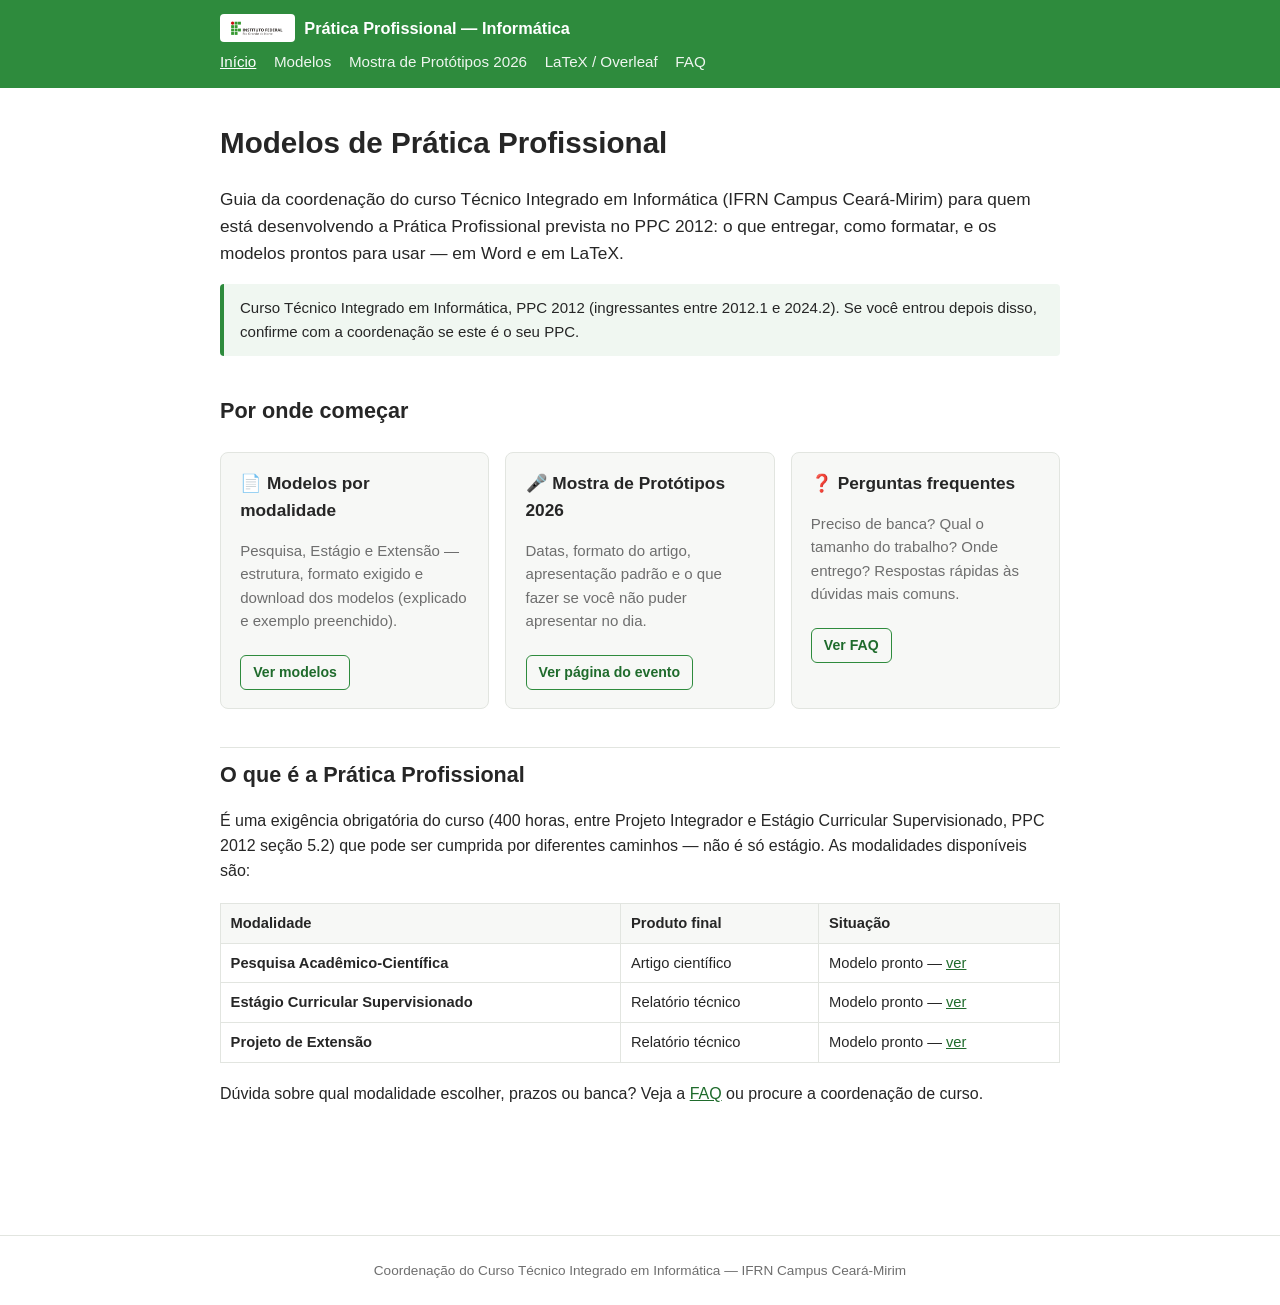
<file: index.html>
<!DOCTYPE html>
<html lang="pt-BR">
<head>
<meta charset="UTF-8">
<meta name="viewport" content="width=device-width, initial-scale=1.0">
<title>Modelos de Prática Profissional — IFRN Campus Ceará-Mirim</title>
<meta name="description" content="Guia e modelos para a Prática Profissional do Técnico Integrado em Informática — IFRN Campus Ceará-Mirim.">
<link rel="stylesheet" href="assets/css/style.css">
</head>
<body>

<header class="site">
  <div class="wrap">
    <a class="brand" href="index.html">
      <img src="assets/img/ifrn-logo.png" alt="IFRN">
      Prática Profissional — Informática
    </a>
    <nav class="site">
      <a href="index.html" class="active">Início</a>
      <a href="modelos.html">Modelos</a>
      <a href="mostra-2026.html">Mostra de Protótipos 2026</a>
      <a href="overleaf.html">LaTeX / Overleaf</a>
      <a href="faq.html">FAQ</a>
    </nav>
  </div>
</header>

<main>
  <h1>Modelos de Prática Profissional</h1>
  <p class="lead">
    Guia da coordenação do curso Técnico Integrado em Informática (IFRN Campus Ceará-Mirim)
    para quem está desenvolvendo a Prática Profissional prevista no PPC 2012: o que entregar,
    como formatar, e os modelos prontos para usar — em Word e em LaTeX.
  </p>

  <div class="destaque">
    Curso Técnico Integrado em Informática, PPC 2012 (ingressantes entre 2012.1 e 2024.2).
    Se você entrou depois disso, confirme com a coordenação se este é o seu PPC.
  </div>

  <h2>Por onde começar</h2>
  <div class="cards">
    <div class="card">
      <h3>📄 Modelos por modalidade</h3>
      <p>Pesquisa, Estágio e Extensão — estrutura, formato exigido e download dos modelos (explicado e exemplo preenchido).</p>
      <a class="botao" href="modelos.html">Ver modelos</a>
    </div>
    <div class="card">
      <h3>🎤 Mostra de Protótipos 2026</h3>
      <p>Datas, formato do artigo, apresentação padrão e o que fazer se você não puder apresentar no dia.</p>
      <a class="botao" href="mostra-2026.html">Ver página do evento</a>
    </div>
    <div class="card">
      <h3>❓ Perguntas frequentes</h3>
      <p>Preciso de banca? Qual o tamanho do trabalho? Onde entrego? Respostas rápidas às dúvidas mais comuns.</p>
      <a class="botao" href="faq.html">Ver FAQ</a>
    </div>
  </div>

  <h2>O que é a Prática Profissional</h2>
  <p>
    É uma exigência obrigatória do curso (400 horas, entre Projeto Integrador e Estágio Curricular
    Supervisionado, PPC 2012 seção 5.2) que pode ser cumprida por diferentes caminhos —
    não é só estágio. As modalidades disponíveis são:
  </p>
  <table class="tabela-modalidades">
    <thead>
      <tr><th>Modalidade</th><th>Produto final</th><th>Situação</th></tr>
    </thead>
    <tbody>
      <tr>
        <td><strong>Pesquisa Acadêmico-Científica</strong></td>
        <td>Artigo científico</td>
        <td>Modelo pronto — <a href="modelos.html#pesquisa">ver</a></td>
      </tr>
      <tr>
        <td><strong>Estágio Curricular Supervisionado</strong></td>
        <td>Relatório técnico</td>
        <td>Modelo pronto — <a href="modelos.html#estagio">ver</a></td>
      </tr>
      <tr>
        <td><strong>Projeto de Extensão</strong></td>
        <td>Relatório técnico</td>
        <td>Modelo pronto — <a href="modelos.html#extensao">ver</a></td>
      </tr>
    </tbody>
  </table>
  <p>
    Dúvida sobre qual modalidade escolher, prazos ou banca? Veja a
    <a href="faq.html">FAQ</a> ou procure a coordenação de curso.
  </p>
</main>

<footer class="site">
  Coordenação do Curso Técnico Integrado em Informática — IFRN Campus Ceará-Mirim
</footer>

</body>
</html>
</file>
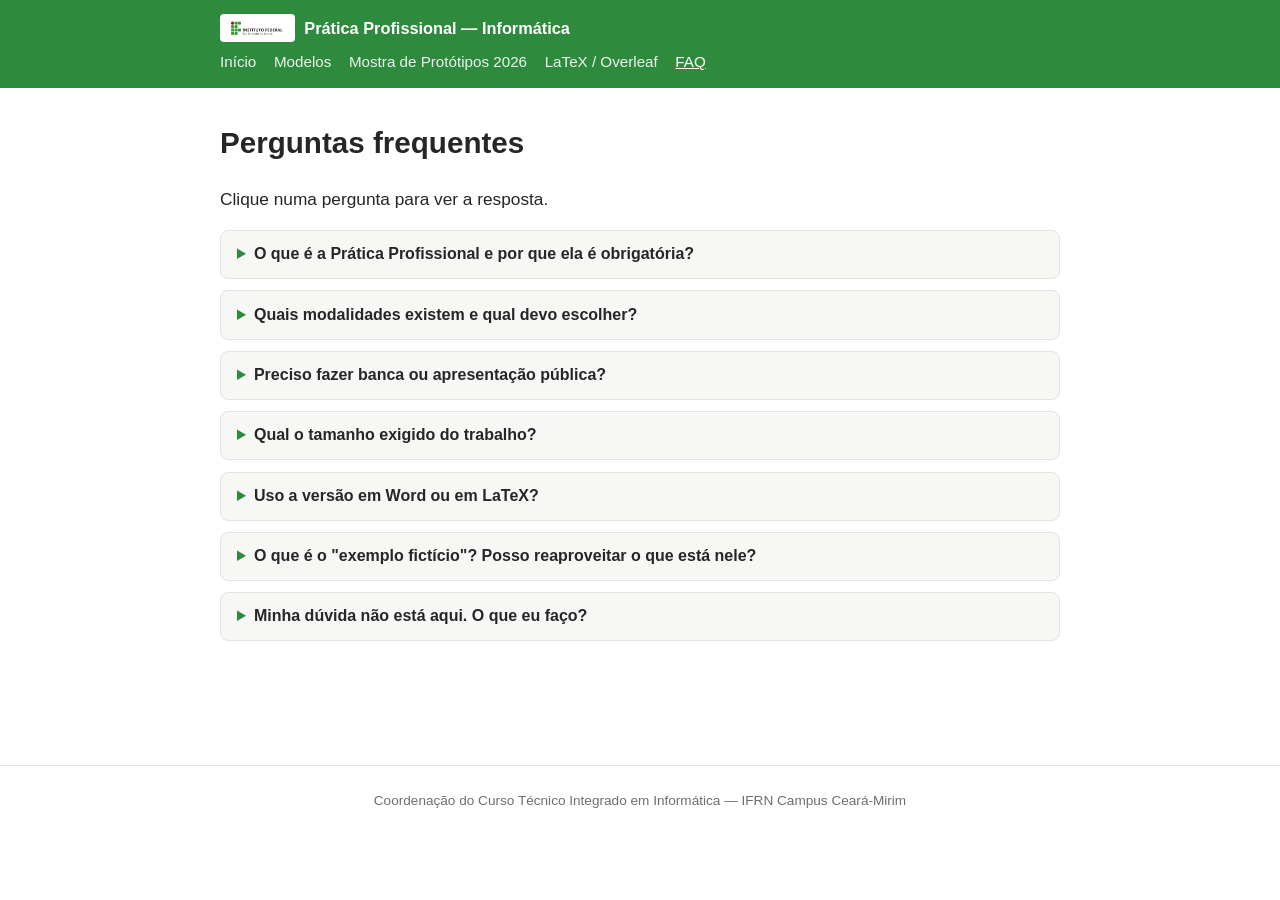
<file: faq.html>
<!DOCTYPE html>
<html lang="pt-BR">
<head>
<meta charset="UTF-8">
<meta name="viewport" content="width=device-width, initial-scale=1.0">
<title>Perguntas frequentes — Prática Profissional IFRN-CM</title>
<meta name="description" content="Dúvidas comuns sobre a Prática Profissional do Técnico Integrado em Informática — IFRN Campus Ceará-Mirim.">
<link rel="stylesheet" href="assets/css/style.css">
</head>
<body>

<header class="site">
  <div class="wrap">
    <a class="brand" href="index.html">
      <img src="assets/img/ifrn-logo.png" alt="IFRN">
      Prática Profissional — Informática
    </a>
    <nav class="site">
      <a href="index.html">Início</a>
      <a href="modelos.html">Modelos</a>
      <a href="mostra-2026.html">Mostra de Protótipos 2026</a>
      <a href="overleaf.html">LaTeX / Overleaf</a>
      <a href="faq.html" class="active">FAQ</a>
    </nav>
  </div>
</header>

<main>
  <h1>Perguntas frequentes</h1>
  <p class="lead">Clique numa pergunta para ver a resposta.</p>

  <details class="faq">
    <summary>O que é a Prática Profissional e por que ela é obrigatória?</summary>
    <p>
      É uma exigência do PPC 2012 (seção 5.2) para conclusão do curso: o estudante precisa
      aplicar, fora da sala de aula, os conhecimentos técnicos desenvolvidos ao longo da
      formação. Não é obrigatoriamente estágio — há várias modalidades possíveis
      (veja a próxima pergunta).
    </p>
  </details>

  <details class="faq">
    <summary>Quais modalidades existem e qual devo escolher?</summary>
    <p>Três modalidades têm modelo pronto nesta coordenação:</p>
    <ul>
      <li><strong>Pesquisa Acadêmico-Científica</strong> — você desenvolve uma pesquisa e escreve um artigo científico.</li>
      <li><strong>Estágio Curricular Supervisionado</strong> — você atua numa empresa/instituição e relata a experiência.</li>
      <li><strong>Projeto de Extensão</strong> — você desenvolve uma ação voltada a um público externo (escola, comunidade) e relata o impacto.</li>
    </ul>
    <p>
      A escolha depende do seu perfil e das oportunidades disponíveis (vaga de estágio, projeto
      de pesquisa em andamento, etc.). Converse com um(a) possível orientador(a) ou com a
      coordenação para decidir.
    </p>
  </details>

  <details class="faq">
    <summary>Preciso fazer banca ou apresentação pública?</summary>
    <p>
      Depende da modalidade. Na <strong>Pesquisa Acadêmico-Científica</strong>, o trabalho é
      avaliado por banca (nota de 0 a 100, mínimo 60) — apresentar na
      <a href="mostra-2026.html">Mostra de Protótipos</a> cumpre essa etapa; quem não conseguir
      apresentar no dia tem banca marcada separadamente. No <strong>Estágio</strong>, normalmente
      não há banca: a entrega é feita ao(à) orientador(a), que avalia e valida o relatório
      diretamente.
    </p>
  </details>

  <details class="faq">
    <summary>Qual o tamanho exigido do trabalho?</summary>
    <p>
      Só a <strong>Pesquisa Acadêmico-Científica</strong> tem regra fixa de tamanho:
      <strong>5 a 12 páginas</strong>, da Introdução ao final das Referências. As demais
      modalidades não têm um número fixo de páginas, mas devem seguir a formatação ABNT
      (papel A4, fonte Times New Roman ou Arial 12, espaçamento 1,5) e cobrir todas as seções
      do modelo com profundidade adequada.
    </p>
  </details>

  <details class="faq">
    <summary>Uso a versão em Word ou em LaTeX?</summary>
    <p>
      A que for mais prática para você — o conteúdo e a formatação são os mesmos nos dois
      formatos. Word (<code>.docx</code>) é mais familiar para quem nunca usou LaTeX; o modelo
      em <code>.tex</code> já vem com um <code>.pdf</code> compilado, caso você só queira
      consultar sem precisar compilar nada.
    </p>
  </details>

  <details class="faq">
    <summary>O que é o "exemplo fictício"? Posso reaproveitar o que está nele?</summary>
    <p>
      É o mesmo modelo, mas com um trabalho completo já escrito — para você ver como o
      documento pronto deve ficar (tamanho de parágrafo, tom, como citar, como preencher cada
      seção). <strong>Os dados, nomes e resultados são inventados</strong> para fins didáticos —
      não cite nem reaproveite como se fossem reais.
    </p>
  </details>

    <details class="faq">
    <summary>Minha dúvida não está aqui. O que eu faço?</summary>
    <p>
      Procure seu(sua) orientador(a) ou a coordenação do curso diretamente.
    </p>
  </details>

</main>

<footer class="site">
  Coordenação do Curso Técnico Integrado em Informática — IFRN Campus Ceará-Mirim
</footer>

</body>
</html>
</file>
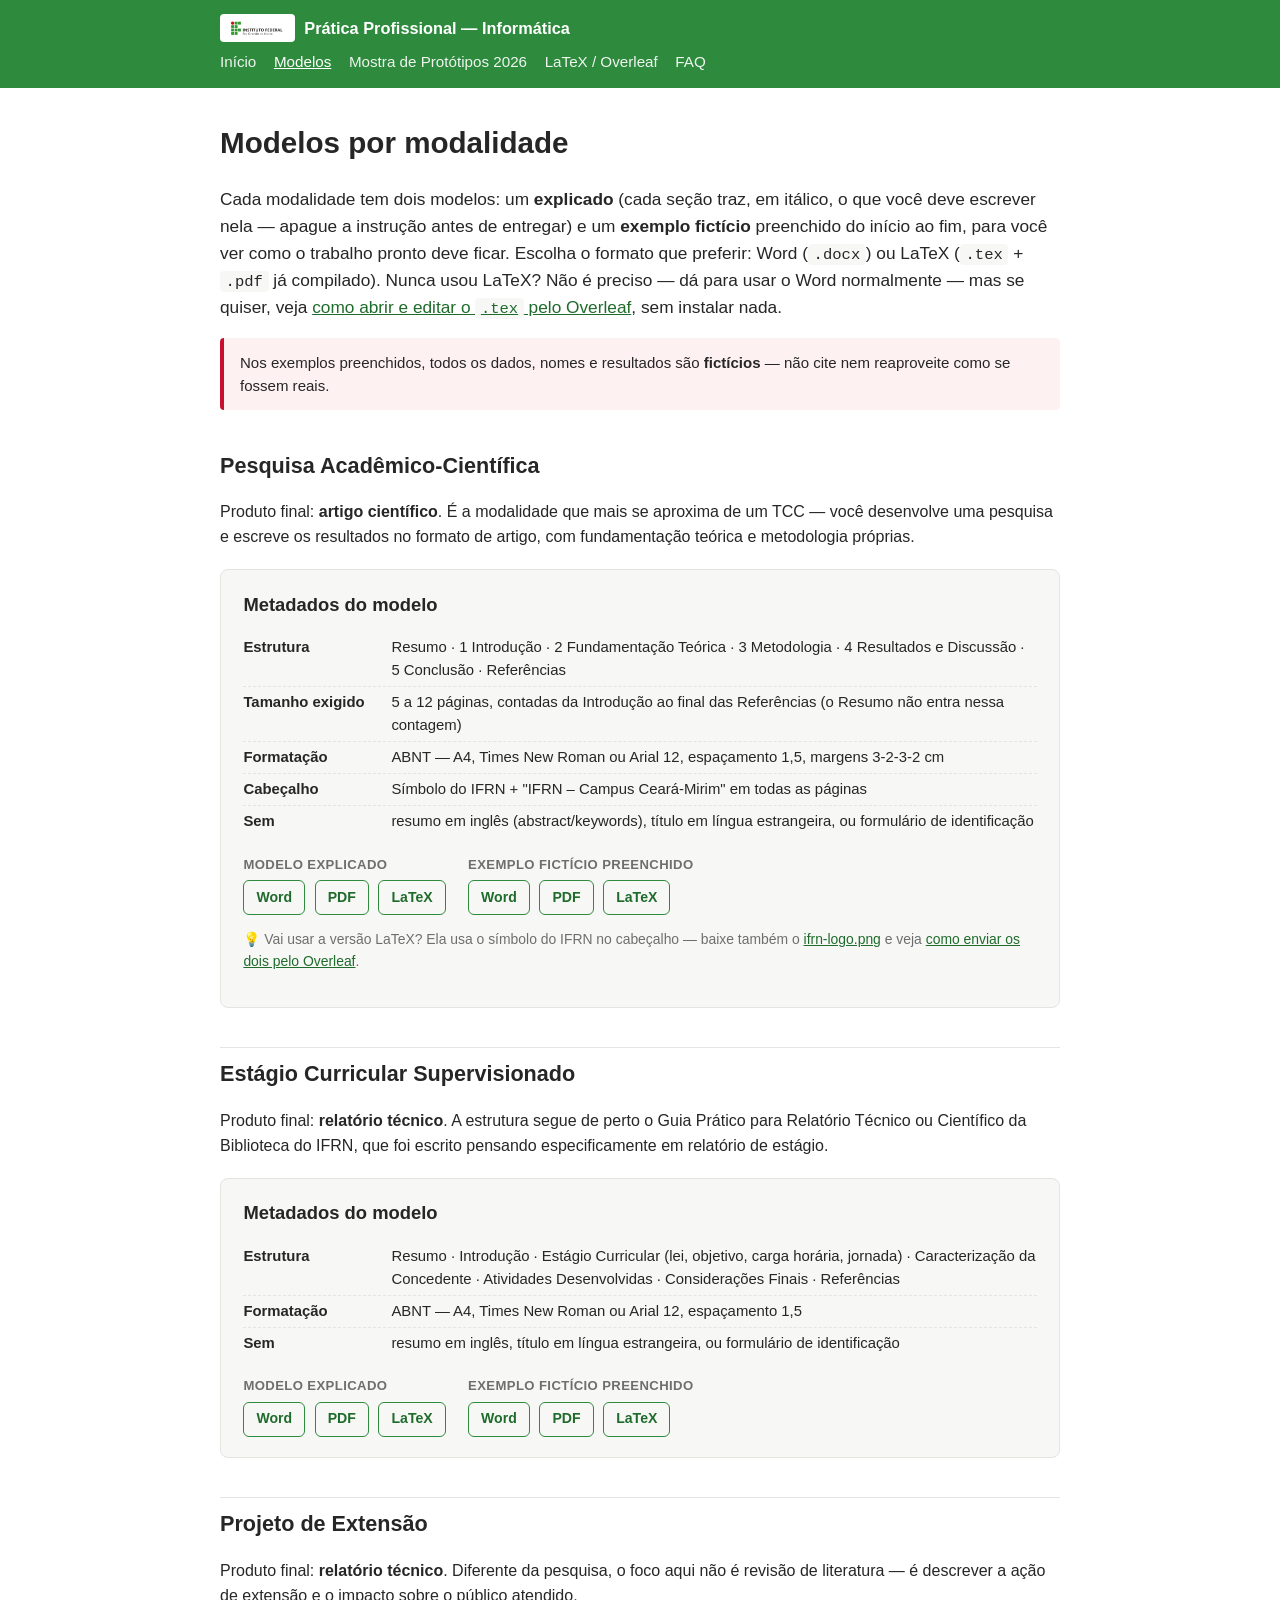
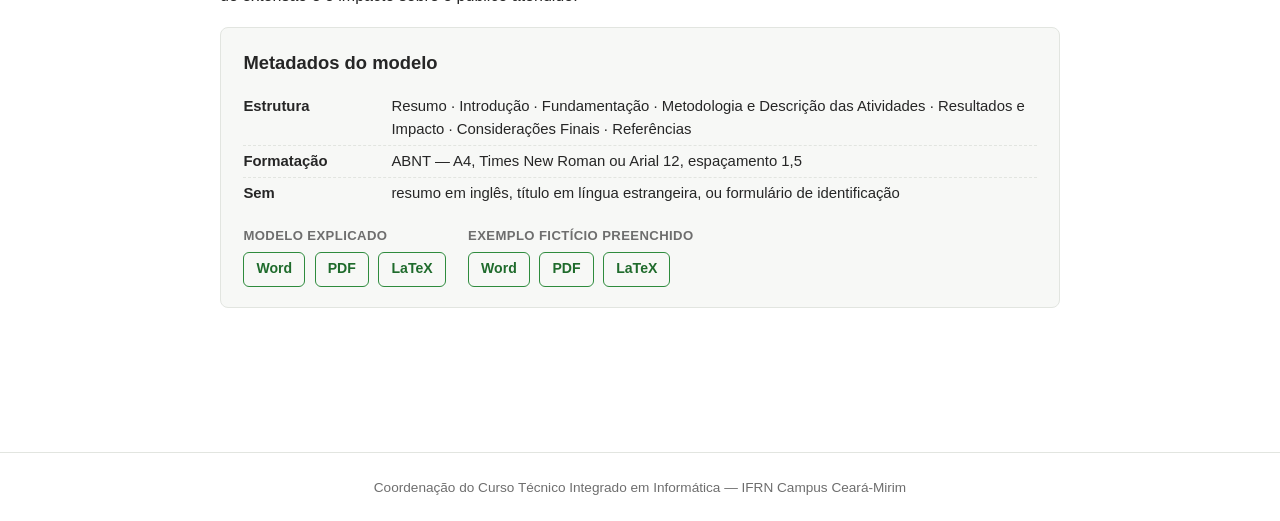
<file: modelos.html>
<!DOCTYPE html>
<html lang="pt-BR">
<head>
<meta charset="UTF-8">
<meta name="viewport" content="width=device-width, initial-scale=1.0">
<title>Modelos por modalidade — Prática Profissional IFRN-CM</title>
<meta name="description" content="Modelos de artigo e relatório para Pesquisa, Estágio e Extensão — Prática Profissional, IFRN Campus Ceará-Mirim.">
<link rel="stylesheet" href="assets/css/style.css">
</head>
<body>

<header class="site">
  <div class="wrap">
    <a class="brand" href="index.html">
      <img src="assets/img/ifrn-logo.png" alt="IFRN">
      Prática Profissional — Informática
    </a>
    <nav class="site">
      <a href="index.html">Início</a>
      <a href="modelos.html" class="active">Modelos</a>
      <a href="mostra-2026.html">Mostra de Protótipos 2026</a>
      <a href="overleaf.html">LaTeX / Overleaf</a>
      <a href="faq.html">FAQ</a>
    </nav>
  </div>
</header>

<main>
  <h1>Modelos por modalidade</h1>
  <p class="lead">
    Cada modalidade tem dois modelos: um <strong>explicado</strong> (cada seção traz, em itálico,
    o que você deve escrever nela — apague a instrução antes de entregar) e um
    <strong>exemplo fictício</strong> preenchido do início ao fim, para você ver como o trabalho
    pronto deve ficar. Escolha o formato que preferir: Word (<code>.docx</code>) ou LaTeX
    (<code>.tex</code> + <code>.pdf</code> já compilado). Nunca usou LaTeX? Não é preciso —
    dá para usar o Word normalmente — mas se quiser, veja
    <a href="overleaf.html">como abrir e editar o <code>.tex</code> pelo Overleaf</a>,
    sem instalar nada.
  </p>
  <div class="aviso">
    Nos exemplos preenchidos, todos os dados, nomes e resultados são <strong>fictícios</strong> —
    não cite nem reaproveite como se fossem reais.
  </div>

  <!-- ================================================================ -->
  <h2 id="pesquisa">Pesquisa Acadêmico-Científica</h2>
  <p>
    Produto final: <strong>artigo científico</strong>. É a modalidade que mais se aproxima de um
    TCC — você desenvolve uma pesquisa e escreve os resultados no formato de artigo, com
    fundamentação teórica e metodologia próprias.
  </p>

  <div class="modelo-bloco">
    <h3>Metadados do modelo</h3>
    <ul class="metadados">
      <li><span class="rotulo">Estrutura</span> Resumo · 1 Introdução · 2 Fundamentação Teórica · 3 Metodologia · 4 Resultados e Discussão · 5 Conclusão · Referências</li>
      <li><span class="rotulo">Tamanho exigido</span> 5 a 12 páginas, contadas da Introdução ao final das Referências (o Resumo não entra nessa contagem)</li>
      <li><span class="rotulo">Formatação</span> ABNT — A4, Times New Roman ou Arial 12, espaçamento 1,5, margens 3-2-3-2 cm</li>
      <li><span class="rotulo">Cabeçalho</span> Símbolo do IFRN + "IFRN – Campus Ceará-Mirim" em todas as páginas</li>
      <li><span class="rotulo">Sem</span> resumo em inglês (abstract/keywords), título em língua estrangeira, ou formulário de identificação</li>
    </ul>

    <div class="downloads">
      <div class="grupo">
        <span class="titulo">Modelo explicado</span>
        <div class="links">
          <a class="botao" href="files/pesquisa/artigo-metalinguistico.docx">Word</a>
          <a class="botao" href="files/pesquisa/artigo-metalinguistico.pdf">PDF</a>
          <a class="botao" href="files/pesquisa/artigo-metalinguistico.tex">LaTeX</a>
        </div>
      </div>
      <div class="grupo">
        <span class="titulo">Exemplo fictício preenchido</span>
        <div class="links">
          <a class="botao" href="files/pesquisa/artigo-exemplo-ficticio.docx">Word</a>
          <a class="botao" href="files/pesquisa/artigo-exemplo-ficticio.pdf">PDF</a>
          <a class="botao" href="files/pesquisa/artigo-exemplo-ficticio.tex">LaTeX</a>
        </div>
      </div>
    </div>
    <p class="link-tutorial">
      💡 Vai usar a versão LaTeX? Ela usa o símbolo do IFRN no cabeçalho — baixe também
      o <a href="files/pesquisa/ifrn-logo.png">ifrn-logo.png</a> e veja
      <a href="overleaf.html">como enviar os dois pelo Overleaf</a>.
    </p>
  </div>

  <!-- ================================================================ -->
  <h2 id="estagio">Estágio Curricular Supervisionado</h2>
  <p>
    Produto final: <strong>relatório técnico</strong>. A estrutura segue de perto o
    Guia Prático para Relatório Técnico ou Científico da Biblioteca do IFRN, que foi escrito
    pensando especificamente em relatório de estágio.
  </p>

  <div class="modelo-bloco">
    <h3>Metadados do modelo</h3>
    <ul class="metadados">
      <li><span class="rotulo">Estrutura</span> Resumo · Introdução · Estágio Curricular (lei, objetivo, carga horária, jornada) · Caracterização da Concedente · Atividades Desenvolvidas · Considerações Finais · Referências</li>
      <li><span class="rotulo">Formatação</span> ABNT — A4, Times New Roman ou Arial 12, espaçamento 1,5</li>
      <li><span class="rotulo">Sem</span> resumo em inglês, título em língua estrangeira, ou formulário de identificação</li>
    </ul>

    <div class="downloads">
      <div class="grupo">
        <span class="titulo">Modelo explicado</span>
        <div class="links">
          <a class="botao" href="files/estagio/relatorio-metalinguistico.docx">Word</a>
          <a class="botao" href="files/estagio/relatorio-metalinguistico.pdf">PDF</a>
          <a class="botao" href="files/estagio/relatorio-metalinguistico.tex">LaTeX</a>
        </div>
      </div>
      <div class="grupo">
        <span class="titulo">Exemplo fictício preenchido</span>
        <div class="links">
          <a class="botao" href="files/estagio/relatorio-exemplo-ficticio.docx">Word</a>
          <a class="botao" href="files/estagio/relatorio-exemplo-ficticio.pdf">PDF</a>
          <a class="botao" href="files/estagio/relatorio-exemplo-ficticio.tex">LaTeX</a>
        </div>
      </div>
    </div>
  </div>

  <!-- ================================================================ -->
  <h2 id="extensao">Projeto de Extensão</h2>
  <p>
    Produto final: <strong>relatório técnico</strong>. Diferente da pesquisa, o foco aqui não é
    revisão de literatura — é descrever a ação de extensão e o impacto sobre o público atendido.
  </p>

  <div class="modelo-bloco">
    <h3>Metadados do modelo</h3>
    <ul class="metadados">
      <li><span class="rotulo">Estrutura</span> Resumo · Introdução · Fundamentação · Metodologia e Descrição das Atividades · Resultados e Impacto · Considerações Finais · Referências</li>
      <li><span class="rotulo">Formatação</span> ABNT — A4, Times New Roman ou Arial 12, espaçamento 1,5</li>
      <li><span class="rotulo">Sem</span> resumo em inglês, título em língua estrangeira, ou formulário de identificação</li>
    </ul>

    <div class="downloads">
      <div class="grupo">
        <span class="titulo">Modelo explicado</span>
        <div class="links">
          <a class="botao" href="files/extensao/relatorio-metalinguistico.docx">Word</a>
          <a class="botao" href="files/extensao/relatorio-metalinguistico.pdf">PDF</a>
          <a class="botao" href="files/extensao/relatorio-metalinguistico.tex">LaTeX</a>
        </div>
      </div>
      <div class="grupo">
        <span class="titulo">Exemplo fictício preenchido</span>
        <div class="links">
          <a class="botao" href="files/extensao/relatorio-exemplo-ficticio.docx">Word</a>
          <a class="botao" href="files/extensao/relatorio-exemplo-ficticio.pdf">PDF</a>
          <a class="botao" href="files/extensao/relatorio-exemplo-ficticio.tex">LaTeX</a>
        </div>
      </div>
    </div>
  </div>

</main>

<footer class="site">
  Coordenação do Curso Técnico Integrado em Informática — IFRN Campus Ceará-Mirim
</footer>

</body>
</html>
</file>
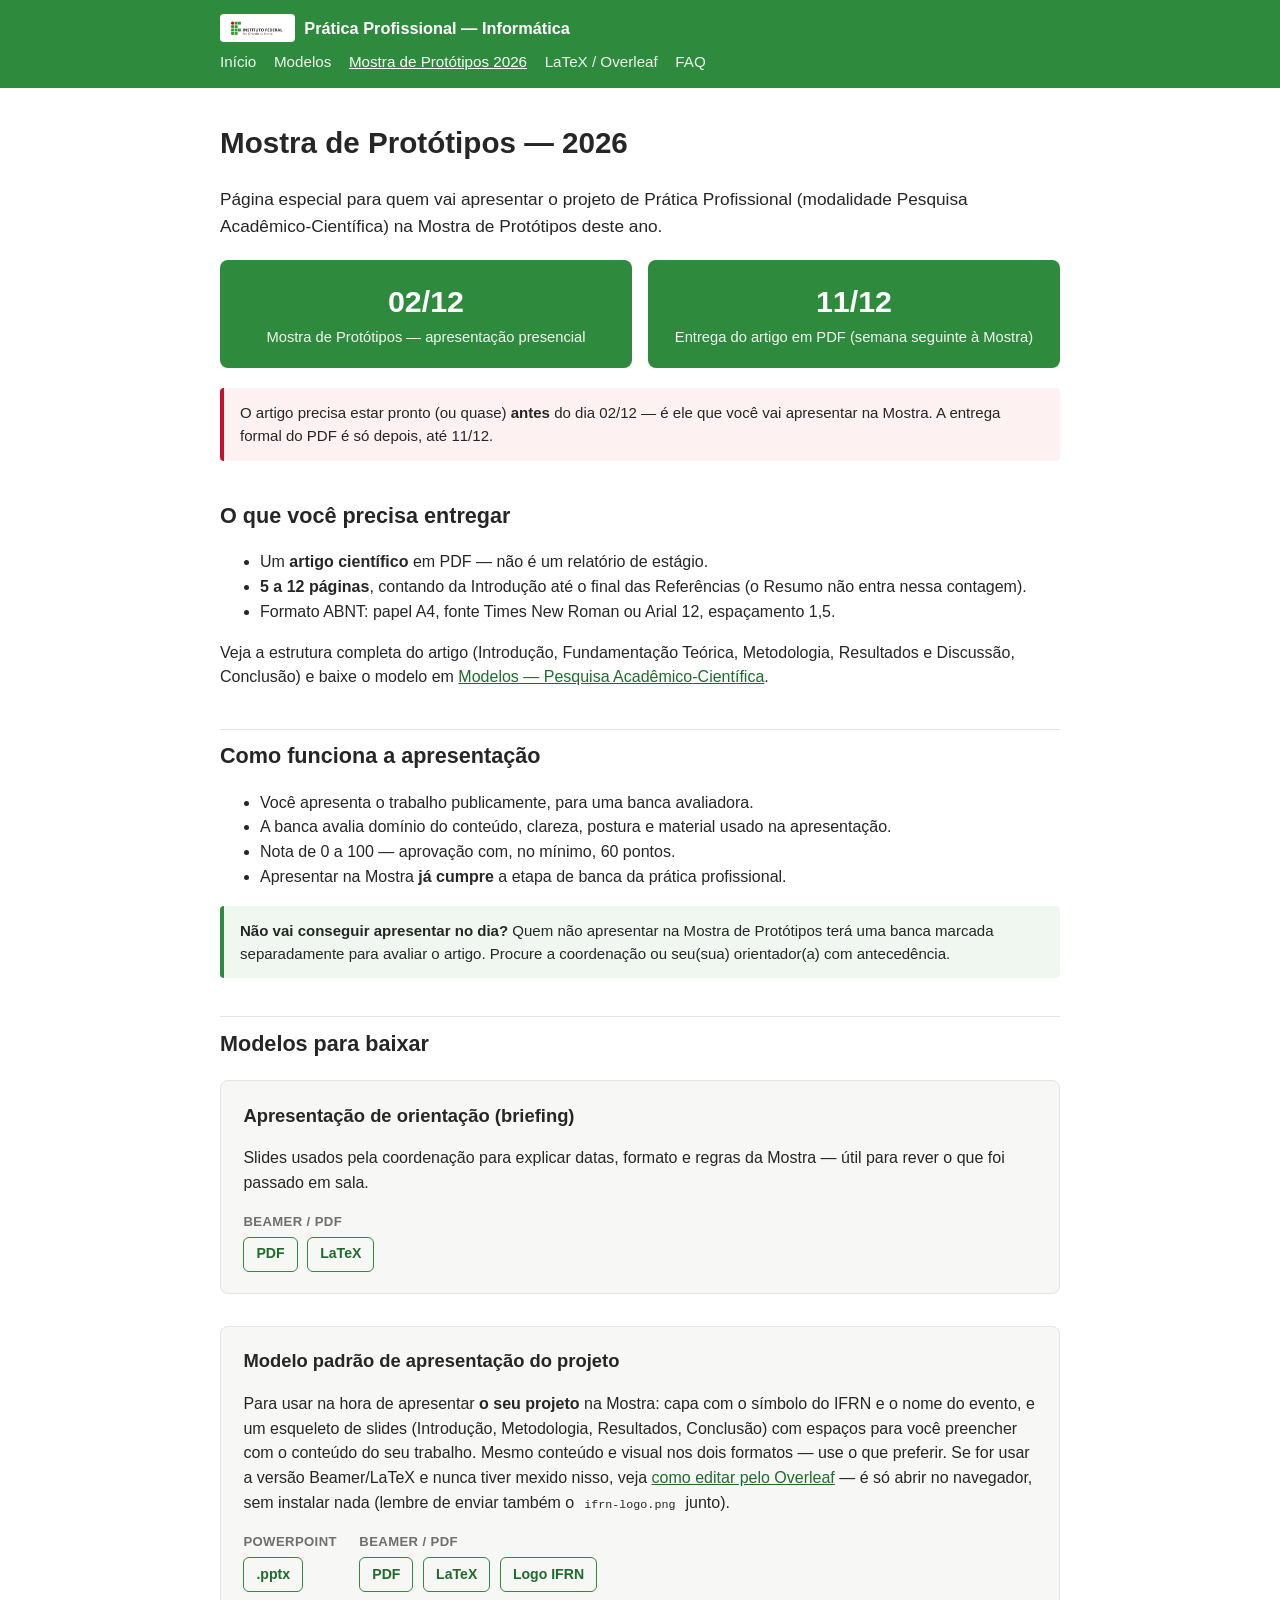
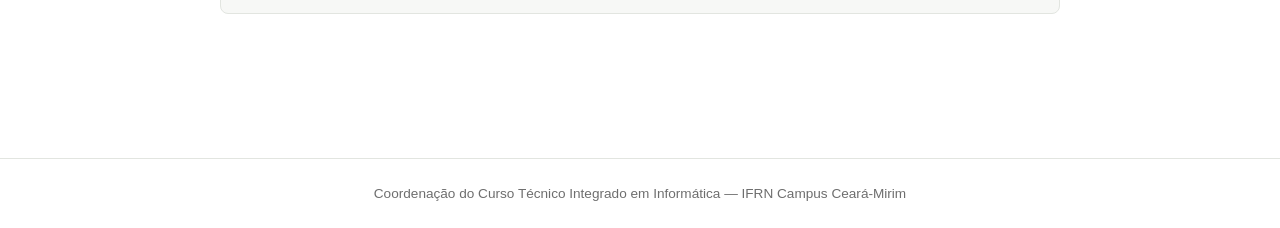
<file: mostra-2026.html>
<!DOCTYPE html>
<html lang="pt-BR">
<head>
<meta charset="UTF-8">
<meta name="viewport" content="width=device-width, initial-scale=1.0">
<title>Mostra de Protótipos 2026 — Prática Profissional IFRN-CM</title>
<meta name="description" content="Datas, formato do artigo e modelos de apresentação para a Mostra de Protótipos 2026 — IFRN Campus Ceará-Mirim.">
<link rel="stylesheet" href="assets/css/style.css">
</head>
<body>

<header class="site">
  <div class="wrap">
    <a class="brand" href="index.html">
      <img src="assets/img/ifrn-logo.png" alt="IFRN">
      Prática Profissional — Informática
    </a>
    <nav class="site">
      <a href="index.html">Início</a>
      <a href="modelos.html">Modelos</a>
      <a href="mostra-2026.html" class="active">Mostra de Protótipos 2026</a>
      <a href="overleaf.html">LaTeX / Overleaf</a>
      <a href="faq.html">FAQ</a>
    </nav>
  </div>
</header>

<main>
  <h1>Mostra de Protótipos — 2026</h1>
  <p class="lead">
    Página especial para quem vai apresentar o projeto de Prática Profissional (modalidade
    Pesquisa Acadêmico-Científica) na Mostra de Protótipos deste ano.
  </p>

  <div class="datas">
    <div class="data-card">
      <span class="dia">02/12</span>
      <span class="desc">Mostra de Protótipos — apresentação presencial</span>
    </div>
    <div class="data-card">
      <span class="dia">11/12</span>
      <span class="desc">Entrega do artigo em PDF (semana seguinte à Mostra)</span>
    </div>
  </div>

  <div class="aviso">
    O artigo precisa estar pronto (ou quase) <strong>antes</strong> do dia 02/12 — é ele que você
    vai apresentar na Mostra. A entrega formal do PDF é só depois, até 11/12.
  </div>

  <h2>O que você precisa entregar</h2>
  <ul>
    <li>Um <strong>artigo científico</strong> em PDF — não é um relatório de estágio.</li>
    <li><strong>5 a 12 páginas</strong>, contando da Introdução até o final das Referências (o Resumo não entra nessa contagem).</li>
    <li>Formato ABNT: papel A4, fonte Times New Roman ou Arial 12, espaçamento 1,5.</li>
  </ul>
  <p>
    Veja a estrutura completa do artigo (Introdução, Fundamentação Teórica, Metodologia,
    Resultados e Discussão, Conclusão) e baixe o modelo em <a href="modelos.html#pesquisa">Modelos — Pesquisa Acadêmico-Científica</a>.
  </p>

  <h2>Como funciona a apresentação</h2>
  <ul>
    <li>Você apresenta o trabalho publicamente, para uma banca avaliadora.</li>
    <li>A banca avalia domínio do conteúdo, clareza, postura e material usado na apresentação.</li>
    <li>Nota de 0 a 100 — aprovação com, no mínimo, 60 pontos.</li>
    <li>Apresentar na Mostra <strong>já cumpre</strong> a etapa de banca da prática profissional.</li>
  </ul>

  <div class="destaque">
    <strong>Não vai conseguir apresentar no dia?</strong> Quem não apresentar na Mostra de
    Protótipos terá uma banca marcada separadamente para avaliar o artigo. Procure a
    coordenação ou seu(sua) orientador(a) com antecedência.
  </div>

  <h2>Modelos para baixar</h2>

  <div class="modelo-bloco">
    <h3>Apresentação de orientação (briefing)</h3>
    <p>
      Slides usados pela coordenação para explicar datas, formato e regras da Mostra —
      útil para rever o que foi passado em sala.
    </p>
    <div class="downloads">
      <div class="grupo">
        <span class="titulo">Beamer / PDF</span>
        <div class="links">
          <a class="botao" href="files/mostra-2026/apresentacao-alunos.pdf">PDF</a>
          <a class="botao" href="files/mostra-2026/apresentacao-alunos.tex">LaTeX</a>
        </div>
      </div>
    </div>
  </div>

  <div class="modelo-bloco">
    <h3>Modelo padrão de apresentação do projeto</h3>
    <p>
      Para usar na hora de apresentar <strong>o seu projeto</strong> na Mostra: capa com o
      símbolo do IFRN e o nome do evento, e um esqueleto de slides (Introdução, Metodologia,
      Resultados, Conclusão) com espaços para você preencher com o conteúdo do seu trabalho.
      Mesmo conteúdo e visual nos dois formatos — use o que preferir. Se for usar a
      versão Beamer/LaTeX e nunca tiver mexido nisso, veja
      <a href="overleaf.html">como editar pelo Overleaf</a> — é só abrir no navegador,
      sem instalar nada (lembre de enviar também o <code>ifrn-logo.png</code> junto).
    </p>
    <div class="downloads">
      <div class="grupo">
        <span class="titulo">PowerPoint</span>
        <div class="links">
          <a class="botao" href="files/mostra-2026/modelo-apresentacao-padrao.pptx">.pptx</a>
        </div>
      </div>
      <div class="grupo">
        <span class="titulo">Beamer / PDF</span>
        <div class="links">
          <a class="botao" href="files/mostra-2026/modelo-apresentacao-padrao.pdf">PDF</a>
          <a class="botao" href="files/mostra-2026/modelo-apresentacao-padrao.tex">LaTeX</a>
          <a class="botao" href="files/mostra-2026/ifrn-logo.png">Logo IFRN</a>
        </div>
      </div>
    </div>
  </div>

</main>

<footer class="site">
  Coordenação do Curso Técnico Integrado em Informática — IFRN Campus Ceará-Mirim
</footer>

</body>
</html>
</file>
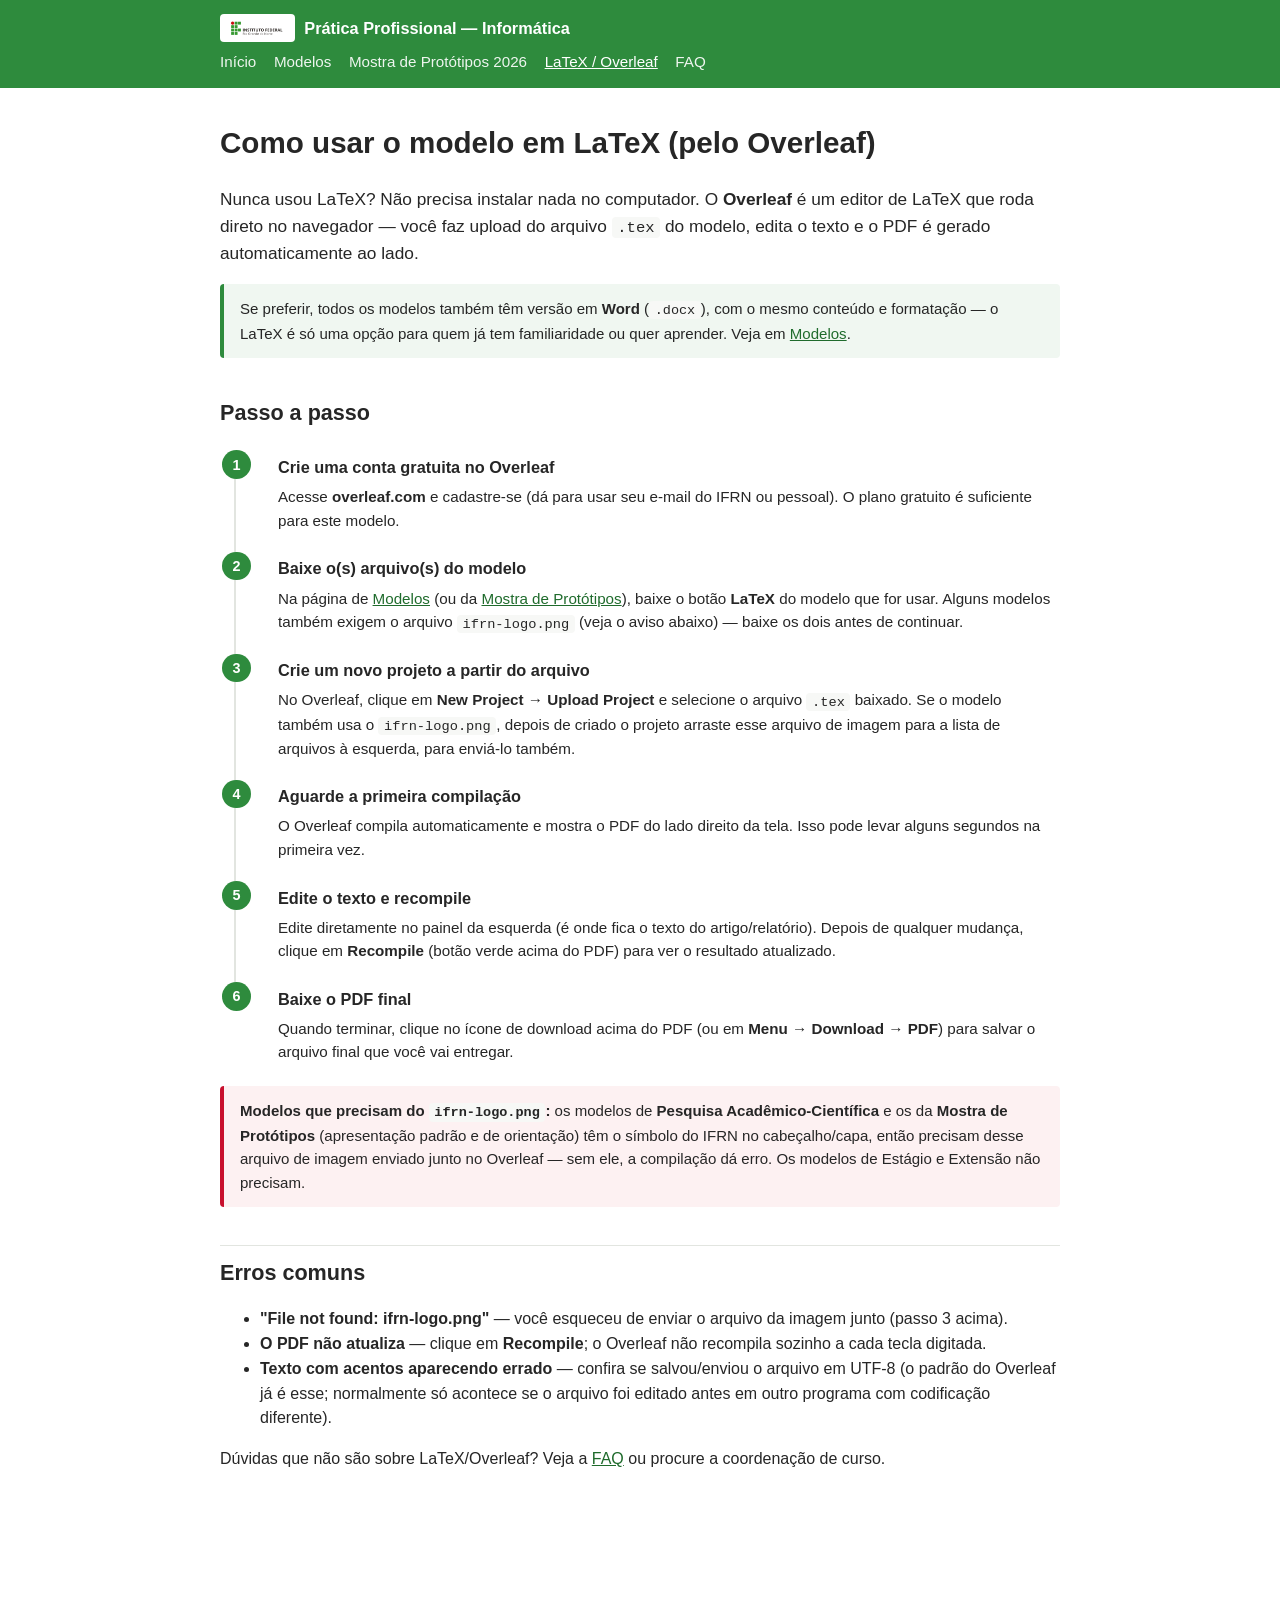
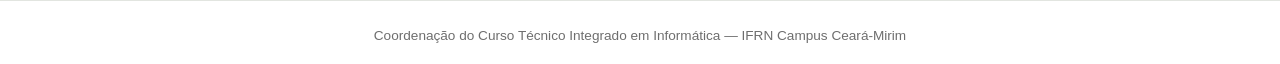
<file: overleaf.html>
<!DOCTYPE html>
<html lang="pt-BR">
<head>
<meta charset="UTF-8">
<meta name="viewport" content="width=device-width, initial-scale=1.0">
<title>Como usar LaTeX pelo Overleaf — Prática Profissional IFRN-CM</title>
<meta name="description" content="Tutorial rápido de como abrir, editar e compilar os modelos .tex da Prática Profissional usando o Overleaf, sem instalar nada.">
<link rel="stylesheet" href="assets/css/style.css">
</head>
<body>

<header class="site">
  <div class="wrap">
    <a class="brand" href="index.html">
      <img src="assets/img/ifrn-logo.png" alt="IFRN">
      Prática Profissional — Informática
    </a>
    <nav class="site">
      <a href="index.html">Início</a>
      <a href="modelos.html">Modelos</a>
      <a href="mostra-2026.html">Mostra de Protótipos 2026</a>
      <a href="overleaf.html" class="active">LaTeX / Overleaf</a>
      <a href="faq.html">FAQ</a>
    </nav>
  </div>
</header>

<main>
  <h1>Como usar o modelo em LaTeX (pelo Overleaf)</h1>
  <p class="lead">
    Nunca usou LaTeX? Não precisa instalar nada no computador. O
    <strong>Overleaf</strong> é um editor de LaTeX que roda direto no navegador — você
    faz upload do arquivo <code>.tex</code> do modelo, edita o texto e o PDF é gerado
    automaticamente ao lado.
  </p>

  <div class="destaque">
    Se preferir, todos os modelos também têm versão em <strong>Word</strong>
    (<code>.docx</code>), com o mesmo conteúdo e formatação — o LaTeX é só uma opção
    para quem já tem familiaridade ou quer aprender. Veja em <a href="modelos.html">Modelos</a>.
  </div>

  <h2>Passo a passo</h2>
  <ol class="passos">
    <li>
      <h3>Crie uma conta gratuita no Overleaf</h3>
      <p>
        Acesse <strong>overleaf.com</strong> e cadastre-se (dá para usar seu e-mail do
        IFRN ou pessoal). O plano gratuito é suficiente para este modelo.
      </p>
    </li>
    <li>
      <h3>Baixe o(s) arquivo(s) do modelo</h3>
      <p>
        Na página de <a href="modelos.html">Modelos</a> (ou da
        <a href="mostra-2026.html">Mostra de Protótipos</a>), baixe o botão
        <strong>LaTeX</strong> do modelo que for usar. Alguns modelos também exigem o
        arquivo <code>ifrn-logo.png</code> (veja o aviso abaixo) — baixe os dois antes
        de continuar.
      </p>
    </li>
    <li>
      <h3>Crie um novo projeto a partir do arquivo</h3>
      <p>
        No Overleaf, clique em <strong>New Project → Upload Project</strong> e selecione
        o arquivo <code>.tex</code> baixado. Se o modelo também usa o
        <code>ifrn-logo.png</code>, depois de criado o projeto arraste esse arquivo de
        imagem para a lista de arquivos à esquerda, para enviá-lo também.
      </p>
    </li>
    <li>
      <h3>Aguarde a primeira compilação</h3>
      <p>
        O Overleaf compila automaticamente e mostra o PDF do lado direito da tela.
        Isso pode levar alguns segundos na primeira vez.
      </p>
    </li>
    <li>
      <h3>Edite o texto e recompile</h3>
      <p>
        Edite diretamente no painel da esquerda (é onde fica o texto do artigo/relatório).
        Depois de qualquer mudança, clique em <strong>Recompile</strong> (botão verde
        acima do PDF) para ver o resultado atualizado.
      </p>
    </li>
    <li>
      <h3>Baixe o PDF final</h3>
      <p>
        Quando terminar, clique no ícone de download acima do PDF (ou em
        <strong>Menu → Download → PDF</strong>) para salvar o arquivo final que você
        vai entregar.
      </p>
    </li>
  </ol>

  <div class="aviso">
    <strong>Modelos que precisam do <code>ifrn-logo.png</code>:</strong> os modelos de
    <strong>Pesquisa Acadêmico-Científica</strong> e os da
    <strong>Mostra de Protótipos</strong> (apresentação padrão e de orientação) têm o
    símbolo do IFRN no cabeçalho/capa, então precisam desse arquivo de imagem enviado
    junto no Overleaf — sem ele, a compilação dá erro. Os modelos de Estágio e Extensão
    não precisam.
  </div>

  <h2>Erros comuns</h2>
  <ul>
    <li>
      <strong>"File not found: ifrn-logo.png"</strong> — você esqueceu de enviar o
      arquivo da imagem junto (passo 3 acima).
    </li>
    <li>
      <strong>O PDF não atualiza</strong> — clique em <strong>Recompile</strong>; o
      Overleaf não recompila sozinho a cada tecla digitada.
    </li>
    <li>
      <strong>Texto com acentos aparecendo errado</strong> — confira se salvou/enviou o
      arquivo em UTF-8 (o padrão do Overleaf já é esse; normalmente só acontece se o
      arquivo foi editado antes em outro programa com codificação diferente).
    </li>
  </ul>

  <p>
    Dúvidas que não são sobre LaTeX/Overleaf? Veja a <a href="faq.html">FAQ</a> ou
    procure a coordenação de curso.
  </p>
</main>

<footer class="site">
  Coordenação do Curso Técnico Integrado em Informática — IFRN Campus Ceará-Mirim
</footer>

</body>
</html>
</file>
<file: assets/css/style.css>
:root {
  --verde: #2e8b3d;
  --verde-escuro: #1f6b2c;
  --vermelho: #c8102e;
  --texto: #262626;
  --cinza: #6e6e6e;
  --fundo: #ffffff;
  --fundo-alt: #f7f8f6;
  --borda: #e2e5e0;
  --largura-max: 880px;
}

* { box-sizing: border-box; }

body {
  margin: 0;
  font-family: -apple-system, "Segoe UI", Roboto, Helvetica, Arial, sans-serif;
  color: var(--texto);
  background: var(--fundo);
  line-height: 1.55;
}

a { color: var(--verde-escuro); }
a:hover { color: var(--vermelho); }

header.site {
  background: var(--verde);
  color: #fff;
}

header.site .wrap {
  max-width: var(--largura-max);
  margin: 0 auto;
  padding: 0.9rem 1.25rem;
  display: flex;
  align-items: center;
  justify-content: space-between;
  flex-wrap: wrap;
  gap: 0.5rem;
}

header.site .brand {
  display: flex;
  align-items: center;
  gap: 0.6rem;
  font-weight: 700;
  text-decoration: none;
  color: #fff;
  font-size: 1.02rem;
}

header.site .brand img {
  height: 28px;
  width: auto;
  background: #fff;
  border-radius: 4px;
  padding: 2px 4px;
}

nav.site {
  display: flex;
  gap: 1.1rem;
  flex-wrap: wrap;
}

nav.site a {
  color: #fff;
  text-decoration: none;
  font-size: 0.95rem;
  opacity: 0.92;
}

nav.site a:hover,
nav.site a.active {
  opacity: 1;
  text-decoration: underline;
}

main {
  max-width: var(--largura-max);
  margin: 0 auto;
  padding: 2rem 1.25rem 4rem;
}

h1 {
  font-size: 1.85rem;
  margin-top: 0;
}

h2 {
  font-size: 1.35rem;
  margin-top: 2.4rem;
  padding-top: 0.6rem;
  border-top: 1px solid var(--borda);
}

h2:first-of-type { border-top: none; padding-top: 0; }

h3 {
  font-size: 1.08rem;
  margin-bottom: 0.4rem;
}

p.lead {
  font-size: 1.08rem;
  color: var(--texto);
}

.cards {
  display: grid;
  grid-template-columns: repeat(auto-fit, minmax(220px, 1fr));
  gap: 1rem;
  margin: 1.5rem 0;
}

.card {
  border: 1px solid var(--borda);
  border-radius: 8px;
  padding: 1.1rem 1.2rem;
  background: var(--fundo-alt);
}

.card h3 { margin-top: 0; }

.card p { color: var(--cinza); font-size: 0.94rem; }

.card a.botao { margin-top: 0.5rem; }

.modelo-bloco {
  border: 1px solid var(--borda);
  border-radius: 8px;
  padding: 1.3rem 1.4rem;
  margin: 1.2rem 0 2rem;
  background: var(--fundo-alt);
}

.modelo-bloco h3 {
  margin-top: 0;
  font-size: 1.15rem;
}

.metadados {
  list-style: none;
  padding: 0;
  margin: 0.8rem 0 1.1rem;
  font-size: 0.93rem;
}

.metadados li {
  padding: 0.25rem 0;
  border-bottom: 1px dashed var(--borda);
  display: flex;
  gap: 0.5rem;
}

.metadados li:last-child { border-bottom: none; }

.metadados .rotulo {
  font-weight: 600;
  min-width: 140px;
  flex-shrink: 0;
}

.downloads {
  display: flex;
  flex-wrap: wrap;
  gap: 1.4rem;
  margin-top: 0.9rem;
}

.downloads .grupo {
  display: flex;
  flex-direction: column;
  gap: 0.3rem;
}

.downloads .grupo span.titulo {
  font-size: 0.82rem;
  text-transform: uppercase;
  letter-spacing: 0.03em;
  color: var(--cinza);
  font-weight: 600;
}

.downloads .grupo .links {
  display: flex;
  gap: 0.6rem;
}

a.botao {
  display: inline-block;
  padding: 0.35rem 0.75rem;
  border: 1px solid var(--verde);
  border-radius: 6px;
  color: var(--verde-escuro);
  text-decoration: none;
  font-size: 0.88rem;
  font-weight: 600;
}

a.botao:hover {
  background: var(--verde);
  color: #fff;
}

.aviso {
  border-left: 4px solid var(--vermelho);
  background: #fdf1f2;
  padding: 0.8rem 1rem;
  border-radius: 4px;
  font-size: 0.94rem;
  margin: 1rem 0;
}

.destaque {
  border-left: 4px solid var(--verde);
  background: #f0f7f1;
  padding: 0.8rem 1rem;
  border-radius: 4px;
  font-size: 0.94rem;
  margin: 1rem 0;
}

.datas {
  display: grid;
  grid-template-columns: repeat(auto-fit, minmax(200px, 1fr));
  gap: 1rem;
  margin: 1.3rem 0;
}

.data-card {
  background: var(--verde);
  color: #fff;
  border-radius: 8px;
  padding: 1.1rem 1.2rem;
  text-align: center;
}

.data-card .dia {
  font-size: 1.9rem;
  font-weight: 700;
  display: block;
}

.data-card .desc {
  font-size: 0.92rem;
  opacity: 0.95;
}

details.faq {
  border: 1px solid var(--borda);
  border-radius: 8px;
  padding: 0.7rem 1rem;
  margin-bottom: 0.7rem;
  background: var(--fundo-alt);
}

details.faq summary {
  cursor: pointer;
  font-weight: 600;
  font-size: 1rem;
}

details.faq summary::marker {
  color: var(--verde);
}

details.faq[open] summary {
  margin-bottom: 0.5rem;
}

details.faq p, details.faq ul {
  color: var(--texto);
  font-size: 0.95rem;
}

table.tabela-modalidades {
  width: 100%;
  border-collapse: collapse;
  margin: 1.2rem 0;
  font-size: 0.92rem;
}

table.tabela-modalidades th,
table.tabela-modalidades td {
  border: 1px solid var(--borda);
  padding: 0.5rem 0.6rem;
  text-align: left;
  vertical-align: top;
}

table.tabela-modalidades th {
  background: var(--fundo-alt);
}

.passos {
  list-style: none;
  padding: 0;
  margin: 1.4rem 0;
  counter-reset: passo;
}

.passos li {
  position: relative;
  padding: 0.2rem 0 1.3rem 2.6rem;
  border-left: 2px solid var(--borda);
  margin-left: 0.9rem;
}

.passos li:last-child {
  border-left: 2px solid transparent;
  padding-bottom: 0;
}

.passos li::before {
  counter-increment: passo;
  content: counter(passo);
  position: absolute;
  left: -0.9rem;
  top: -0.1rem;
  width: 1.8rem;
  height: 1.8rem;
  border-radius: 50%;
  background: var(--verde);
  color: #fff;
  font-weight: 700;
  font-size: 0.9rem;
  display: flex;
  align-items: center;
  justify-content: center;
}

.passos h3 {
  margin: 0 0 0.3rem;
  font-size: 1.02rem;
}

.passos p {
  margin: 0;
  color: var(--texto);
  font-size: 0.95rem;
}

.link-tutorial {
  font-size: 0.87rem;
  color: var(--cinza);
  margin-top: 0.9rem;
}

footer.site {
  border-top: 1px solid var(--borda);
  margin-top: 3rem;
  padding: 1.5rem 1.25rem;
  text-align: center;
  color: var(--cinza);
  font-size: 0.85rem;
}

code {
  background: var(--fundo-alt);
  padding: 0.1rem 0.35rem;
  border-radius: 4px;
  font-size: 0.9em;
}

@media (max-width: 600px) {
  header.site .wrap { flex-direction: column; align-items: flex-start; }
  h1 { font-size: 1.5rem; }
}
</file>
